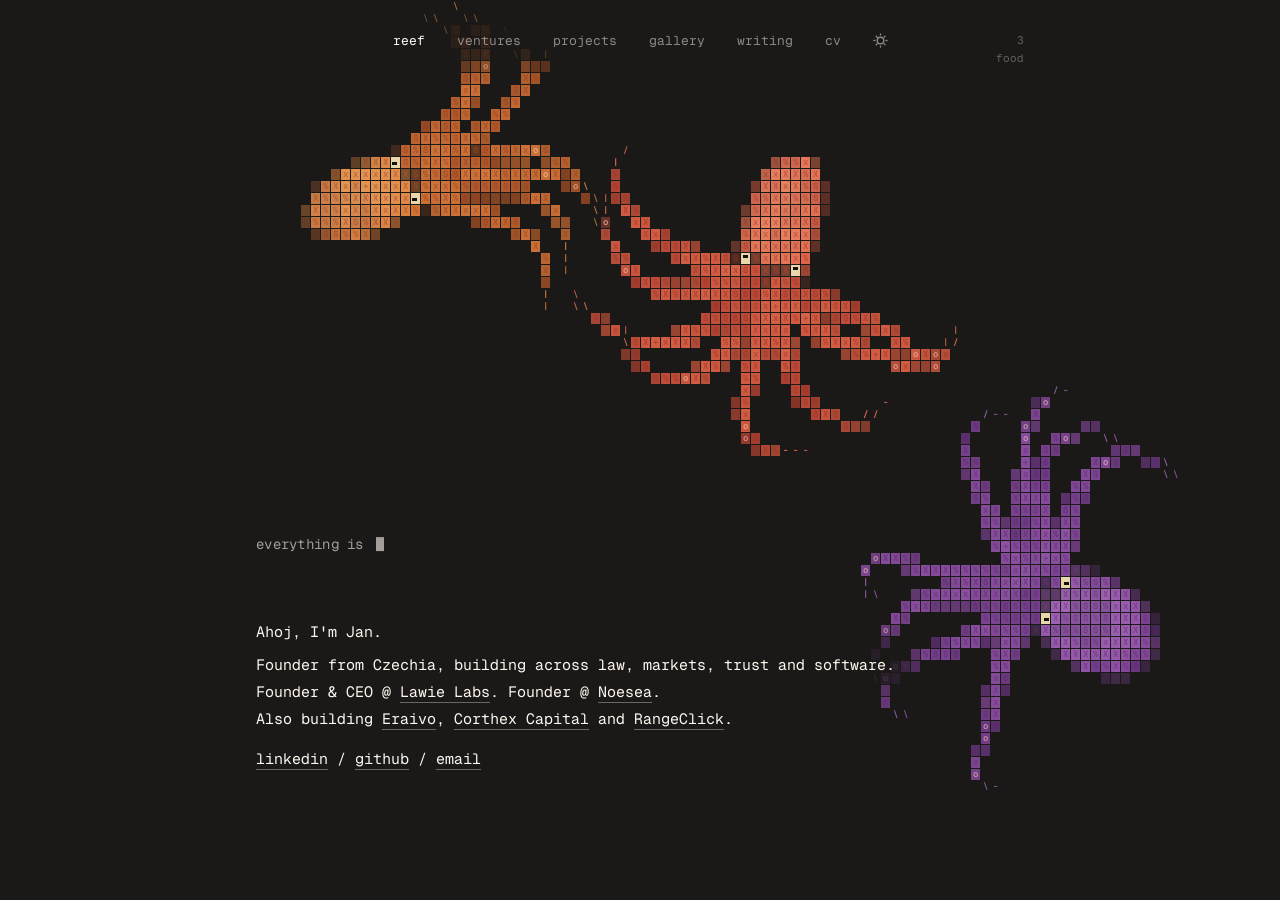
<file: index.html>
<!doctype html>
<html lang="en" class="dark">
<head>
<meta charset="utf-8">
<meta name="viewport" content="width=device-width, initial-scale=1, viewport-fit=cover">
<title>Jan Formánek</title>
<meta name="description" content="Jan Formánek, founder from Czechia. Building Lawie Labs, Noesea, Eraivo and Corthex Capital across law, markets, trust and software infrastructure.">
<meta name="author" content="Jan Formánek">
<meta name="theme-color" content="#1a1917">
<meta property="og:type" content="profile">
<meta property="og:title" content="Jan Formánek">
<meta property="og:description" content="Founder from Czechia. Lawie Labs · Noesea · Eraivo · Corthex Capital.">
<meta property="og:image" content="og.png">
<meta property="og:image:width" content="1200">
<meta property="og:image:height" content="630">
<meta property="og:image:alt" content="Jan Formánek, with ASCII octopuses">
<meta name="twitter:card" content="summary_large_image">
<meta name="twitter:title" content="Jan Formánek">
<meta name="twitter:description" content="Founder from Czechia. Lawie Labs · Noesea · Eraivo · Corthex Capital.">
<meta name="twitter:image" content="og.png">
<link rel="icon" href="favicon.svg" type="image/svg+xml">
<link rel="icon" href="favicon-32.png" sizes="32x32" type="image/png">
<link rel="apple-touch-icon" href="apple-touch-icon.png">
<link rel="preload" href="assets/fonts/geist-mono-latin.woff2" as="font" type="font/woff2" crossorigin>
<link rel="stylesheet" href="assets/style.css">
<script>try{if(localStorage.getItem("jf:theme")==="light")document.documentElement.classList.remove("dark")}catch(e){}</script>
<script type="application/ld+json">
{
 "@context": "https://schema.org",
 "@type": "Person",
 "name": "Jan Formánek",
 "jobTitle": "Founder & CEO",
 "address": {
  "@type": "PostalAddress",
  "addressCountry": "CZ"
 },
 "email": "mailto:ceo@lawielabs.com",
 "worksFor": [
  {
   "@type": "Organization",
   "name": "Lawie Labs",
   "url": "https://lawielabs.com/en"
  },
  {
   "@type": "Organization",
   "name": "Noesea",
   "url": "https://noesea.com/"
  },
  {
   "@type": "Organization",
   "name": "Eraivo",
   "url": "https://www.eraivo.com/"
  },
  {
   "@type": "Organization",
   "name": "Corthex Capital",
   "url": "https://corthexcapital.com"
  }
 ],
 "sameAs": [
  "https://www.linkedin.com/in/formanekfounder",
  "https://github.com/john-formanek-code",
  "https://x.com/0xjohnfx",
  "https://lawielabs.com/en/about/founder",
  "https://noesea.com/protocol/founder"
 ]
}
</script>
</head>
<body>
<a class="skip" href="#main">skip to content</a>
<canvas id="reef" aria-hidden="true"></canvas>

<nav class="nav" data-avoid aria-label="Main">
  <a href="#/" data-route="/">reef</a>
  <a href="#/ventures" data-route="/ventures">ventures</a>
  <a href="#/projects" data-route="/projects">projects</a>
  <a href="#/gallery" data-route="/gallery">gallery</a>
  <a href="#/writing" data-route="/writing">writing</a>
  <a href="#/cv" data-route="/cv">cv</a>
  <span class="nav-theme"><button type="button" class="theme-toggle" aria-label="Toggle light and dark"></button></span>
</nav>

<header class="mhead">
  <a href="#/" class="mhead-name">Jan Formánek</a>
  <button type="button" class="mhead-menu" aria-label="Menu" aria-expanded="false" aria-controls="mpanel"><svg width="14" height="14" viewBox="0 0 14 14" fill="currentColor" aria-hidden="true"><circle cx="3" cy="3" r="1.4"/><circle cx="11" cy="3" r="1.4"/><circle cx="3" cy="11" r="1.4"/><circle cx="11" cy="11" r="1.4"/></svg></button>
  <div class="mhead-panel" id="mpanel">
  <a href="#/" data-route="/">reef</a>
  <a href="#/ventures" data-route="/ventures">ventures</a>
  <a href="#/projects" data-route="/projects">projects</a>
  <a href="#/gallery" data-route="/gallery">gallery</a>
  <a href="#/writing" data-route="/writing">writing</a>
  <a href="#/cv" data-route="/cv">cv</a>
    <button type="button" class="theme-toggle" aria-label="Toggle light and dark"></button>
  </div>
</header>

<div class="counter" aria-hidden="true"><div class="c-octo">4</div><div class="c-food">food</div></div>

<main id="main" tabindex="-1">
<section class="page" data-page="/">
  <blockquote class="quote" data-avoid><span class="tw" data-lines="everything is a claim,|until it survives a challenge"></span><span class="caret" aria-hidden="true"></span></blockquote>
  <div class="prose" data-avoid>
    <h1>Ahoj, I'm Jan.</h1>
    <p>Founder from Czechia, building across law, markets, trust and software.</p>
    <p>Founder &amp; CEO @ <a href="#/ventures/lawie">Lawie Labs</a>. Founder @ <a href="#/ventures/noesea">Noesea</a>.</p>
    <p>Also building <a href="#/ventures/eraivo">Eraivo</a>, <a href="#/ventures/corthex">Corthex Capital</a> and <a href="#/ventures/rangeclick">RangeClick</a>.</p>
    <p class="links"><a href="https://www.linkedin.com/in/formanekfounder" rel="me noopener">linkedin</a> / <a href="https://github.com/john-formanek-code" rel="me noopener">github</a> / <a href="mailto:ceo@lawielabs.com">email</a></p>
  </div>
</section>

<section class="page page-ventures" data-page="/ventures" hidden>
  <h1 class="sr">Ventures</h1>
  <ul class="cards" data-noclick>
    <li><a class="card" href="#/ventures/lawie">
      <span class="card-art"><canvas class="mini" data-skin="gold" data-noclick role="img" aria-label="Lawie Labs: one live ASCII octopus"></canvas><span class="mark">lawie labs</span></span>
      <span class="cap"><span class="cap-name">Lawie Labs</span><span class="cap-year">Nov 2025</span></span>
      <span class="cap-tag">Where legal work becomes leverage.</span>
    </a></li>
    <li><a class="card" href="#/ventures/noesea">
      <span class="card-art"><canvas class="mini" data-skin="teal" data-noclick role="img" aria-label="Noesea: one live ASCII octopus"></canvas><span class="mark">noesea</span></span>
      <span class="cap"><span class="cap-name">Noesea</span><span class="cap-year">Jan 2026</span></span>
      <span class="cap-tag">Proof infrastructure for digital claims.</span>
    </a></li>
    <li><a class="card" href="#/ventures/eraivo">
      <span class="card-art"><canvas class="mini" data-skin="lavender" data-noclick role="img" aria-label="Eraivo: one live ASCII octopus"></canvas><span class="mark">eraivo</span></span>
      <span class="cap"><span class="cap-name">Eraivo</span><span class="cap-year">Mar 2025</span></span>
      <span class="cap-tag">Give agents buying power.</span>
    </a></li>
    <li><a class="card" href="#/ventures/corthex">
      <span class="card-art"><canvas class="mini" data-skin="steel" data-noclick role="img" aria-label="Corthex Capital: one live ASCII octopus"></canvas><span class="mark">corthex</span></span>
      <span class="cap"><span class="cap-name">Corthex Capital</span><span class="cap-year">Apr 2025</span></span>
      <span class="cap-tag">Global markets. Emerging technology. Digital assets.</span>
    </a></li>
    <li><a class="card" href="#/ventures/rangeclick">
      <span class="card-art"><canvas class="mini" data-skin="orange" data-noclick role="img" aria-label="RangeClick: one live ASCII octopus"></canvas><span class="mark">rangeclick</span></span>
      <span class="cap"><span class="cap-name">RangeClick</span><span class="cap-year">Feb 2026</span></span>
      <span class="cap-tag">A provably fair game on the live Bitcoin price.</span>
    </a></li>
  </ul>
</section>

<section class="page" data-page="/ventures/lawie" data-skin="gold" hidden>
  <blockquote class="quote" data-avoid><span class="tw" data-lines="execution,|not advice."></span><span class="caret" aria-hidden="true"></span></blockquote>
  <div class="prose" data-avoid>
    <p class="kicker">founder &amp; ceo · since nov 2025</p>
    <h1>Lawie Labs</h1>
    <p>Lawie is agent-first legal execution infrastructure for companies, law firms and high-stakes legal workflows.</p>
    <p>It exists to move legal AI from plausible text to defensible work: source-grounded reasoning, controlled tool use, human approval gates and durable audit records.</p>
    <ul class="facts">
      <li><span>b2b/b2g</span><span>Hybrid Threat Defense: OSINT/FIMI, procurement and ownership networks turned into temporal campaign maps and reviewable assessments</span></li>
      <li><span>b2c</span><span>Civic Guard: citizen-submitted evidence, incident mapping, independently reviewed public findings, walled off from restricted intel</span></li>
      <li><span>b2b</span><span>Legal-entity digital twins: effective-dated ownership, statutory obligations, scenario analysis of regulatory change</span></li>
    </ul>
    <p class="fine">65 specialist agents · twelve front-line specialists · Civic Guard, the open public-interest product</p>
    <p class="links"><a href="https://lawielabs.com/en" rel="noopener">lawielabs.com</a> / <a href="#/ventures">ventures</a></p>
  </div>
</section>

<section class="page" data-page="/ventures/noesea" data-skin="teal" hidden>
  <blockquote class="quote" data-avoid><span class="tw" data-lines="protocol infrastructure,|not a conventional software company."></span><span class="caret" aria-hidden="true"></span></blockquote>
  <div class="prose" data-avoid>
    <p class="kicker">founder &amp; protocol architect · since jan 2026</p>
    <h1>Noesea</h1>
    <p>Noesea is a proof infrastructure protocol for digital claims, provenance, verification and evidence records.</p>
    <p>Five layers: claim registry, evidence records, review logic, participant controls, verification outputs.</p>
    <ul class="facts">
      <li><span>truth layer</span><span>immutable evidence and provenance, competing interpretations, challenges, appeals; evidence integrity kept apart from claims of truth</span></li>
      <li><span>consensus</span><span>bonded jurors, commit-reveal voting, multi-round disputes, collusion resistance, stake-based incentives</span></li>
      <li><span>constitution</span><span>hard limits on governance powers, append-only corrections, independently replayable decisions</span></li>
    </ul>
    <p class="fine">Pre-launch. No token sale, exchange listing, or promise of profit implied.</p>
    <p class="links"><a href="https://noesea.com/" rel="noopener">noesea.com</a> / <a href="#/ventures">ventures</a></p>
  </div>
</section>

<section class="page" data-page="/ventures/eraivo" data-skin="lavender" hidden>
  <blockquote class="quote" data-avoid><span class="tw" data-lines="the policy path|is the product."></span><span class="caret" aria-hidden="true"></span></blockquote>
  <div class="prose" data-avoid>
    <p class="kicker">founder · since mar 2025</p>
    <h1>Eraivo</h1>
    <p>Governed accounts for payments, escrow, settlement, approvals, risk checks, reputation and audit trails. One programmable control plane between an agent and real money.</p>
    <p>Every request comes back allowed, approval required, or rejected, with the policy decision and evidence attached.</p>
    <ul class="facts">
      <li><span>control plane</span><span>multi-wallet execution and treasury orchestration for autonomous software</span></li>
      <li><span>mandates</span><span>delegated authority, capital allocation, policy-gated transactions, approvals, settlement</span></li>
      <li><span>model</span><span>enterprise software that monetizes control and assurance, not the payment rails</span></li>
    </ul>
    <p class="links"><a href="https://www.eraivo.com/" rel="noopener">eraivo.com</a> / <a href="#/ventures">ventures</a></p>
  </div>
</section>

<section class="page" data-page="/ventures/corthex" data-skin="steel" hidden>
  <blockquote class="quote" data-avoid><span class="tw" data-lines="research first.|risk frames every decision."></span><span class="caret" aria-hidden="true"></span></blockquote>
  <div class="prose" data-avoid>
    <p class="kicker">founder · since apr 2025</p>
    <h1>Corthex Capital</h1>
    <p>A global markets company focused on emerging technology, digital assets and disciplined, risk-driven research.</p>
    <ul class="facts">
      <li><span>thesis</span><span>capacity-constrained DEX and smaller-cap markets, where fragmentation and liquidity friction beat scale</span></li>
      <li><span>stack</span><span>Rust and Python research-to-execution: market data, DEX microstructure, simulation</span></li>
      <li><span>discipline</span><span>point-in-time validation, execution-cost modeling, independent risk controls</span></li>
    </ul>
    <p class="fine">Corthex Capital makes no performance claims and does not promise returns.</p>
    <p class="links"><a href="https://corthexcapital.com" rel="noopener">corthexcapital.com</a> / <a href="#/ventures">ventures</a></p>
  </div>
</section>

<section class="page" data-page="/ventures/rangeclick" data-skin="orange" hidden>
  <blockquote class="quote" data-avoid><span class="tw" data-lines="click a block,|beat the clock."></span><span class="caret" aria-hidden="true"></span></blockquote>
  <div class="prose" data-avoid>
    <p class="kicker">founder · since feb 2026</p>
    <h1>RangeClick</h1>
    <p>A game on the live Bitcoin price. Click a price block on the ladder. If the Hyperliquid BTC mark touches it before the 30-second clock runs out, the bet pays its multiplier.</p>
    <p>Every accepted bet gets an Ed25519-signed receipt of its terms, so players can check the game without taking the operator's word for it.</p>
    <ul class="facts">
      <li><span>game</span><span>price ladder beside a 1-second BTC chart; touch or pierce the block within 30, 45 or 60 seconds; 5% edge inside the multiplier</span></li>
      <li><span>fairness</span><span>signed receipts at accept, a per-bet trace from quote to settlement, ledger integrity checks</span></li>
      <li><span>real mode</span><span>non-custodial RangeVault on Base and Arbitrum Sepolia; the server cannot withdraw player funds or change signed terms</span></li>
    </ul>
    <p class="fine">Closed beta. Paper money, $1,000 to start, no deposits. Real-money mode runs on testnets only.</p>
    <p class="links"><a href="#/ventures">ventures</a></p>
  </div>
</section>

<section class="page" data-page="/projects/openedge" data-skin="orange" hidden>
  <blockquote class="quote" data-avoid><span class="tw" data-lines="monitor the world,|predict it more precisely."></span><span class="caret" aria-hidden="true"></span></blockquote>
  <div class="prose" data-avoid>
    <p class="kicker">typescript · feb 2026</p>
    <h1>OpenEdge</h1>
    <p>A trading terminal and workflow engine for high-conviction traders and small teams. It sits between raw market data and execution: write the hypothesis, follow the rules, review how the trade was actually executed.</p>
    <ul class="facts">
      <li><span>tape</span><span>live quotes and breaking news from Yahoo Finance, CNBC and CoinGecko, next to a synced TradingView chart grid</span></li>
      <li><span>guardrails</span><span>rules that flag FOMO, revenge trading and drift; hypotheses tracked from plan to review</span></li>
      <li><span>stack</span><span>Next.js 15, React 19, Drizzle ORM on libSQL, Tailwind, Framer Motion</span></li>
    </ul>
    <p class="links"><a href="https://github.com/john-formanek-code/OpenEdge" rel="noopener">github</a> / <a href="https://openedge.vercel.app/" rel="noopener">live</a> / <a href="#/projects">projects</a></p>
  </div>
</section>

<section class="page" data-page="/projects/snake" data-skin="teal" hidden>
  <blockquote class="quote" data-avoid><span class="tw" data-lines="same game,|many minds."></span><span class="caret" aria-hidden="true"></span></blockquote>
  <div class="prose" data-avoid>
    <p class="kicker">python · typescript · dec 2025</p>
    <h1>AI Snake Lab</h1>
    <p>A playground for comparing AI algorithms on one simple game. A Python engine runs the agents; a Next.js dashboard shows live what each one sees and decides, with survival and food efficiency side by side.</p>
    <ul class="facts">
      <li><span>classical</span><span>A*, BFS, DFS, Hamiltonian cycle, hand-written heuristics</span></li>
      <li><span>learning</span><span>DQN with experience replay, PPO, A2C, NEAT, MCTS, a CNN agent that reads the grid as pixels</span></li>
      <li><span>stack</span><span>Python, PyTorch, Pygame · Next.js 14, Recharts, Socket.io</span></li>
    </ul>
    <p class="links"><a href="https://github.com/john-formanek-code/AI-snake-lab" rel="noopener">github</a> / <a href="#/projects">projects</a></p>
  </div>
</section>

<section class="page" data-page="/projects/poker" data-skin="coral" hidden>
  <blockquote class="quote" data-avoid><span class="tw" data-lines="two engines,|one table."></span><span class="caret" aria-hidden="true"></span></blockquote>
  <div class="prose" data-avoid>
    <p class="kicker">python · c++ · apr 2026</p>
    <h1>Poker Lab</h1>
    <p>A desktop card-games suite: a C++ blackjack engine and a Texas Hold'em environment, unified under one custom PySide6 interface.</p>
    <ul class="facts">
      <li><span>blackjack</span><span>Libre Blackjack, a fast C++ engine with strategy support, built with make</span></li>
      <li><span>poker</span><span>Neuron Poker, a Hold'em environment on OpenAI Gym</span></li>
      <li><span>ui</span><span>PySide6 window with sidebar navigation and a QPainter-drawn poker table</span></li>
    </ul>
    <p class="fine">Engines by Jeremy Theler (Libre Blackjack) and Dick Reuter (Neuron Poker).</p>
    <p class="links"><a href="https://github.com/john-formanek-code/poker-lab" rel="noopener">github</a> / <a href="#/projects">projects</a></p>
  </div>
</section>

<section class="page" data-page="/projects/cscookbook" data-skin="gold" hidden>
  <blockquote class="quote" data-avoid><span class="tw" data-lines="coursework,|kept where it can be found."></span><span class="caret" aria-hidden="true"></span></blockquote>
  <div class="prose" data-avoid>
    <p class="kicker">java · php · js · sql · vba · 2023</p>
    <h1>csCookbook</h1>
    <p>Everything from SSPŠ Jihlava, sorted by subject instead of by year, so a topic can be found again in seconds.</p>
    <ul class="facts">
      <li><span>code</span><span>Java in fifteen topics up to SQL, PHP forms, cookies and sessions, JS/PWA apps with a database and a weather API</span></li>
      <li><span>systems</span><span>computer networks, hardware, OS installation and system administration</span></li>
      <li><span>office</span><span>Excel and VBA macros, Access databases</span></li>
    </ul>
    <p class="fine">Teacher repositories are linked as submodules. My own work lives in my-work/.</p>
    <p class="links"><a href="https://github.com/john-formanek-code/csCookbook" rel="noopener">github</a> / <a href="#/projects">projects</a></p>
  </div>
</section>

<section class="page" data-page="/projects/rsa-sha" data-skin="steel" hidden>
  <blockquote class="quote" data-avoid><span class="tw" data-lines="encrypt for b,|sign as a."></span><span class="caret" aria-hidden="true"></span></blockquote>
  <div class="prose" data-avoid>
    <p class="kicker">python · feb 2025</p>
    <h1>RSA-SHA</h1>
    <p>Public-key crypto between two parties. A encrypts a message with B's public key and signs it with its own private key, so only B can read it and B can prove it came from A.</p>
    <ul class="facts">
      <li><span>encryption</span><span>RSA with PKCS#1 OAEP</span></li>
      <li><span>signature</span><span>PKCS#1 v1.5 over a SHA-256 hash</span></li>
      <li><span>library</span><span>PyCryptodome; keys generated per party and stored as PEM</span></li>
    </ul>
    <p class="links"><a href="https://github.com/john-formanek-code/RSA-SHA" rel="noopener">github</a> / <a href="#/projects">projects</a></p>
  </div>
</section>

<section class="page" data-page="/projects/starbase" data-skin="purple" hidden>
  <blockquote class="quote" data-avoid><span class="tw" data-lines="twelve pillars,|one command center."></span><span class="caret" aria-hidden="true"></span></blockquote>
  <div class="prose" data-avoid>
    <p class="kicker">typescript · docker · apr 2026</p>
    <h1>Starbase</h1>
    <p>A homelab operating system: twelve Docker Compose pillars and a React command center that starts and stops them. Without Docker it runs in demo mode, so every pillar can still be clicked through.</p>
    <ul class="facts">
      <li><span>pillars</span><span>identity, private cloud, network lab, cyber defense, automation, media, backup, DevOps, AI, observability, business</span></li>
      <li><span>inside</span><span>Portainer, Nextcloud, Pi-hole, WireGuard, Wazuh, Vaultwarden, Grafana, Prometheus, Loki, Authentik, Ollama</span></li>
      <li><span>control</span><span>React UI and Express API, one lab.sh entry point for every stack</span></li>
    </ul>
    <p class="links"><a href="https://github.com/john-formanek-code/starbase" rel="noopener">github</a> / <a href="#/projects">projects</a></p>
  </div>
</section>

<section class="page page-gallery" data-page="/gallery" hidden>
  <header class="g-head" data-avoid>
    <p class="g-kicker">quiet animals.</p>
    <div class="g-row"><h1>Octopus studies, drawn live in text.</h1><a href="#/">reef</a></div>
  </header>
  <div class="tiles">
    <figure class="tile tile-hover"><canvas class="mini" data-skin="coral" data-noclick role="img" aria-label="Octopus study: hover, mostly still, slowly breathing"></canvas>
      <figcaption><span>Hover</span> <span class="dim">mostly still, slowly breathing · live · 2026</span></figcaption></figure>
    <figure class="tile tile-jet"><canvas class="mini" data-skin="purple" data-auto="jet" data-noclick role="img" aria-label="Octopus study: jet, contract, kick, glide"></canvas>
      <figcaption><span>Jet</span> <span class="dim">contract, kick, glide · live · 2026</span></figcaption></figure>
    <figure class="tile tile-ink"><canvas class="mini" data-skin="orange" data-auto="ink" data-noclick role="img" aria-label="Octopus study: ink, startled, gone"></canvas>
      <figcaption><span>Ink</span> <span class="dim">startled, gone · live · 2026</span></figcaption></figure>
    <figure class="tile tile-reach"><canvas class="mini" data-skin="salmon" data-auto="reach" data-noclick role="img" aria-label="Octopus study: reach, one arm, curious"></canvas>
      <figcaption><span>Reach</span> <span class="dim">one arm, curious · live · 2026</span></figcaption></figure>
    <figure class="tile tile-feed"><canvas class="mini" data-skin="teal" data-auto="feed" data-noclick role="img" aria-label="Octopus study: feeding, tip to mouth"></canvas>
      <figcaption><span>Feeding</span> <span class="dim">tip to mouth · live · 2026</span></figcaption></figure>
    <figure class="tile tile-pair"><canvas class="mini" data-skin="gold,lavender" data-count="2" data-noclick role="img" aria-label="Octopus study: pair, keeping a polite distance"></canvas>
      <figcaption><span>Pair</span> <span class="dim">keeping a polite distance · live · 2026</span></figcaption></figure>
  </div>
</section>

<section class="page page-writing" data-page="/writing" hidden>
  <h1 class="soon" data-avoid>soon.</h1>
</section>

<section class="page page-ventures" data-page="/projects" hidden>
  <h1 class="sr">Projects</h1>
  <ul class="cards" data-noclick>
    <li><a class="card" href="#/projects/openedge">
      <span class="card-art"><canvas class="mini" data-skin="orange" data-noclick role="img" aria-label="OpenEdge: one live ASCII octopus"></canvas><span class="mark">openedge</span></span>
      <span class="cap"><span class="cap-name">OpenEdge</span><span class="cap-year">Feb 2026</span></span>
      <span class="cap-tag">A trading terminal that holds you to your own rules.</span>
    </a></li>
    <li><a class="card" href="#/projects/snake">
      <span class="card-art"><canvas class="mini" data-skin="teal" data-noclick role="img" aria-label="AI Snake Lab: one live ASCII octopus"></canvas><span class="mark">snake ai lab</span></span>
      <span class="cap"><span class="cap-name">AI Snake Lab</span><span class="cap-year">Dec 2025</span></span>
      <span class="cap-tag">Classical search against reinforcement learning, on Snake.</span>
    </a></li>
    <li><a class="card" href="#/projects/poker">
      <span class="card-art"><canvas class="mini" data-skin="coral" data-noclick role="img" aria-label="Poker Lab: one live ASCII octopus"></canvas><span class="mark">poker lab</span></span>
      <span class="cap"><span class="cap-name">Poker Lab</span><span class="cap-year">Apr 2026</span></span>
      <span class="cap-tag">Blackjack and Hold'em engines behind one desktop app.</span>
    </a></li>
    <li><a class="card" href="#/projects/cscookbook">
      <span class="card-art"><canvas class="mini" data-skin="gold" data-noclick role="img" aria-label="csCookbook: one live ASCII octopus"></canvas><span class="mark">cscookbook</span></span>
      <span class="cap"><span class="cap-name">csCookbook</span><span class="cap-year">2023</span></span>
      <span class="cap-tag">IT school coursework, organized by subject.</span>
    </a></li>
    <li><a class="card" href="#/projects/rsa-sha">
      <span class="card-art"><canvas class="mini" data-skin="steel" data-noclick role="img" aria-label="RSA-SHA: one live ASCII octopus"></canvas><span class="mark">rsa-sha</span></span>
      <span class="cap"><span class="cap-name">RSA-SHA</span><span class="cap-year">Feb 2025</span></span>
      <span class="cap-tag">Encrypt for one party, sign as another.</span>
    </a></li>
    <li><a class="card" href="#/projects/starbase">
      <span class="card-art"><canvas class="mini" data-skin="purple" data-noclick role="img" aria-label="Starbase: one live ASCII octopus"></canvas><span class="mark">starbase</span></span>
      <span class="cap"><span class="cap-name">Starbase</span><span class="cap-year">Apr 2026</span></span>
      <span class="cap-tag">A homelab operating system with one command center.</span>
    </a></li>
  </ul>
</section>

<section class="page page-list" data-page="/cv" hidden>
  <div class="l-head" data-avoid>
    <p class="kicker">cv</p>
    <h1>Jan Formánek</h1>
    <p class="l-sub">Technology founder &amp; CEO. Software and AI systems architect. Independent trader. Czechia.</p>
    <a class="dl" href="Jan_Formanek_CV.pdf" download="Jan_Formanek_CV.pdf"><svg width="14" height="14" viewBox="0 0 14 14" fill="none" stroke="currentColor" stroke-width="1.3" aria-hidden="true"><path d="M7 1.5v8M3.5 6.5 7 10l3.5-3.5M2 12.5h10"/></svg><span>Download CV</span><span class="dl-meta">pdf · 2 pages</span></a>
  </div>
  <div class="cv" data-avoid>
    <section class="cv-sec"><h2>Experience</h2>
      <div class="cv-item"><span class="cv-t"><a href="#/ventures/lawie">Lawie Labs</a></span><span class="cv-d">Nov 2025 – now</span><span class="cv-r">Founder &amp; CEO</span><span class="cv-p">Hybrid threat defense, civic intelligence and legal-entity digital twins.</span></div>
      <div class="cv-item"><span class="cv-t"><a href="#/ventures/noesea">Noesea</a></span><span class="cv-d">Jan 2026 – now</span><span class="cv-r">Founder &amp; Protocol Architect</span><span class="cv-p">Dispute protocol: bonded jurors, commit-reveal voting, replayable decisions.</span></div>
      <div class="cv-item"><span class="cv-t"><a href="#/ventures/corthex">Corthex Capital</a></span><span class="cv-d">Apr 2025 – now</span><span class="cv-r">Founder &amp; CEO</span><span class="cv-p">Rust/Python DEX research with point-in-time validation and independent risk controls.</span></div>
      <div class="cv-item"><span class="cv-t"><a href="#/ventures/eraivo">Eraivo</a></span><span class="cv-d">Mar 2025 – now</span><span class="cv-r">Founder &amp; CEO</span><span class="cv-p">Policy-gated treasury and multi-wallet execution for autonomous software.</span></div>
      <div class="cv-item"><span class="cv-t"><a href="https://x.com/0xjohnfx">johnFX</a></span><span class="cv-d">ongoing</span><span class="cv-r">Independent Trader</span><span class="cv-p">Crypto derivatives and macro: volume profile, CVD, funding, open interest. Scenarios published with invalidation levels.</span></div>
    </section>
    <section class="cv-sec"><h2>Security</h2>
      <div class="cv-item"><span class="cv-t">Cyber Verification Program</span><span class="cv-d">Anthropic</span><span class="cv-r">Defense Access</span><span class="cv-p">Approved, with active Claude Mythos access for authorized defensive code research.</span></div>
      <div class="cv-item"><span class="cv-t">White-box assessments</span><span class="cv-d">Strix + Venice AI</span><span class="cv-p">Local source analysis and reproducible triage. Lawie PR #302 hardened service-JWT identity binding, MFA rate limits and secret handling.</span></div>
    </section>
    <section class="cv-sec"><h2>Engineering</h2>
      <div class="cv-item"><span class="cv-t">AI-assisted development</span><span class="cv-d">4 ventures</span><span class="cv-p">Subsystem ownership per agent, concurrent Git worktrees, PRs reconciled against one canonical main.</span></div>
      <div class="cv-item"><span class="cv-t">CI &amp; infrastructure</span><span class="cv-d">self-hosted</span><span class="cv-p">Linux runners and containerized validation for Rust, Solidity, TypeScript and PostgreSQL.</span></div>
    </section>
    <section class="cv-sec"><h2>Skills</h2>
      <div class="cv-skill"><span class="cv-sl">languages</span><span class="chips"><span>Rust</span><span>Python</span><span>TypeScript</span><span>Java</span><span>SQL</span><span>Solidity</span></span></div>
      <div class="cv-skill"><span class="cv-sl">web &amp; data</span><span class="chips"><span>Node.js</span><span>Next.js</span><span>PostgreSQL</span><span>Redis</span><span>ClickHouse</span></span></div>
      <div class="cv-skill"><span class="cv-sl">protocols</span><span class="chips"><span>EVM / Foundry</span><span>commit-reveal</span><span>staking &amp; slashing</span><span>DEX microstructure</span></span></div>
      <div class="cv-skill"><span class="cv-sl">infra</span><span class="chips"><span>Linux</span><span>Docker</span><span>Proxmox</span><span>CI/CD</span><span>VLANs</span><span>Cisco IOS</span></span></div>
      <div class="cv-skill"><span class="cv-sl">ai &amp; security</span><span class="chips"><span>MCP</span><span>agent orchestration</span><span>vulnerability triage</span><span>AuthN/AuthZ</span></span></div>
    </section>
    <section class="cv-sec"><h2>Education</h2>
      <div class="cv-item"><span class="cv-t">SSPŠ Jihlava</span><span class="cv-d">2023 – 2027</span><span class="cv-r">Information Technology</span><span class="cv-p">Software development, algorithms, databases, networking.</span></div>
    </section>
    <section class="cv-sec"><h2>Recognition</h2>
      <div class="cv-item"><span class="cv-t">Investománie</span><span class="cv-d">2025 – 2026</span><span class="cv-r">Semifinalist</span><span class="cv-p">Investment strategy competition.</span></div>
    </section>
    <section class="cv-sec"><h2>Languages</h2>
      <div class="cv-langs"><span><b>Czech</b><i>native</i></span><span><b>English</b><i>B2, Cambridge B2 First in preparation</i></span><span><b>German</b><i>basic</i></span></div>
    </section>
    <section class="cv-sec"><h2>Contact</h2>
      <p class="cv-contact"><a href="mailto:ceo@lawielabs.com">ceo@lawielabs.com</a> / <a href="https://www.linkedin.com/in/formanekfounder" rel="me noopener">linkedin</a> / <a href="https://github.com/john-formanek-code" rel="me noopener">github</a> / <a href="https://x.com/0xjohnfx" rel="me noopener">x</a></p>
    </section>
  </div>
</section>

<section class="page" data-page="404" hidden>
  <blockquote class="quote" data-avoid><span class="tw" data-lines="lost at sea."></span><span class="caret" aria-hidden="true"></span></blockquote>
  <div class="prose" data-avoid>
    <h1>404</h1>
    <p>Nothing lives at this address. Just one octopus.</p>
    <p class="links"><a href="./#/">back to the reef</a></p>
  </div>
</section>
</main>

<noscript><p class="nojs">Jan Formánek, founder from Czechia: Lawie Labs, Noesea, Eraivo, Corthex Capital, RangeClick. <a href="https://www.linkedin.com/in/formanekfounder">linkedin</a> · <a href="mailto:ceo@lawielabs.com">email</a></p></noscript>
<script src="assets/reef.js"></script>
<script src="assets/app.js"></script>
</body>
</html>
</file>
<file: assets/style.css>
@font-face{font-family:"Geist Mono";src:url(fonts/geist-mono-latin.woff2) format("woff2");font-weight:100 900;font-display:swap;unicode-range:U+0000-00FF,U+0131,U+0152-0153,U+02BB-02BC,U+02C6,U+02DA,U+02DC,U+0304,U+0308,U+0329,U+2000-206F,U+20AC,U+2122,U+2191,U+2193,U+2212,U+2215,U+FEFF,U+FFFD}
@font-face{font-family:"Geist Mono";src:url(fonts/geist-mono-latin-ext.woff2) format("woff2");font-weight:100 900;font-display:swap;unicode-range:U+0100-02BA,U+02BD-02C5,U+02C7-02CC,U+02CE-02D7,U+02DD-02FF,U+0304,U+0308,U+0329,U+1D00-1DBF,U+1E00-1E9F,U+1EF2-1EFF,U+2020,U+20A0-20AB,U+20AD-20C0,U+2113,U+2C60-2C7F,U+A720-A7FF}
:root{--bg:#f5f4f1;--fg:#262523;--mono:"Geist Mono",ui-monospace,SFMono-Regular,Menlo,monospace}
.dark{--bg:#1a1917;--fg:#fff7f0}
*{box-sizing:border-box}
html,body{margin:0;background:var(--bg);color:var(--fg);transition:background-color .2s,color .2s}
body{font-family:var(--mono);-webkit-font-smoothing:antialiased;min-height:100vh;min-height:100dvh}
#reef{position:fixed;inset:0;width:100vw;height:100vh;z-index:0;display:block;transition:opacity .5s}
.calm .counter{opacity:0;pointer-events:none}
a{color:inherit}
::selection{background:color-mix(in srgb,var(--fg) 20%,transparent)}

.nav{position:fixed;inset:0 0 auto 0;z-index:30;display:flex;justify-content:center;align-items:center;gap:32px;padding-top:32px;font-size:13px;pointer-events:none}
.nav>*{pointer-events:auto}
.nav a{text-decoration:none;opacity:.5;transition:opacity .15s}
.nav a:hover,.nav a[aria-current=page]{opacity:1}
.nav-theme{margin:-16px;padding:16px;display:flex}
.theme-toggle{all:unset;cursor:pointer;opacity:.5;display:flex;transition:opacity .15s}
.theme-toggle:hover,.theme-toggle:focus-visible{opacity:1}
.theme-toggle svg{width:15px;height:15px}
.counter{position:fixed;right:20vw;top:32px;z-index:20;font-size:11px;line-height:1.6;font-variant-numeric:tabular-nums;text-align:right;pointer-events:none}
.c-octo{opacity:.32}
.c-food{opacity:.32;transition:opacity .6s ease-out}
.c-food.flash{opacity:1;transition:none}

main{position:relative;z-index:10;pointer-events:none}
main a,main .prose,main .quote,main .cards,main .tiles,main .g-head{pointer-events:auto}
main:focus{outline:none}
.page{min-height:100vh;min-height:100dvh;display:flex;flex-direction:column;justify-content:flex-end;gap:40px;padding:128px 20vw}
.page[hidden]{display:none}
.quote{margin:0;font-size:14px;text-transform:lowercase;line-height:1.625;letter-spacing:.02em;opacity:.6;white-space:pre-line;min-height:3.25em}
.caret{display:inline-block;width:.55em;height:1em;background:currentColor;transform:translateY(.15em);margin-left:4px;animation:blink 1.05s steps(1) infinite}
@keyframes blink{50%{opacity:0}}
.prose{max-width:54rem;font-size:15px;line-height:max(22px,3vh)}
.prose h1,.prose p{margin:0;font-size:inherit;font-weight:inherit}
.prose .links{margin-top:1.5vh}
.prose a,.ventures a{text-decoration:underline;text-decoration-thickness:1px;text-underline-offset:5px;text-decoration-color:color-mix(in srgb,var(--fg) 35%,transparent);transition:text-decoration-color .15s}
.prose a:hover,.ventures a:hover{text-decoration-color:var(--fg)}

.x-unused{list-style:none;margin:0;padding:0;display:flex;flex-direction:column;gap:22px;max-width:54rem;font-size:15px;line-height:max(22px,3vh)}
.ventures .role{margin-left:14px;font-size:12px;opacity:.45}
.ventures p{margin:0;opacity:.7;font-size:14px}

.prose a:focus-visible,.nav a:focus-visible,.mhead a:focus-visible,.g-head a:focus-visible,.theme-toggle:focus-visible,.mhead-menu:focus-visible{outline:1px solid currentColor;outline-offset:4px;border-radius:2px}
.skip{position:fixed;left:16px;top:-60px;z-index:60;padding:8px 12px;background:var(--fg);color:var(--bg);font-size:12px;text-decoration:none;border-radius:6px}
.skip:focus{top:16px}
.sr{position:absolute;width:1px;height:1px;overflow:hidden;clip:rect(0 0 0 0);white-space:nowrap}
.page.in{animation:pagein .5s ease-out}
@keyframes pagein{from{opacity:0}to{opacity:1}}
.kicker{font-size:12px!important;opacity:.45;letter-spacing:.02em}
.kicker.gap{margin-top:2.2vh!important}
.prose .fine{font-size:12px;opacity:.5;margin-top:1vh;max-width:40rem}
.prose h1{margin-bottom:.6vh}
.nojs{position:relative;z-index:10;padding:128px 20vw;font-size:14px}

/* ventures: daoho-style carousel of live cards */
.page-ventures{justify-content:center;padding-left:0;padding-right:0}
.cards{list-style:none;margin:0;padding:0 20vw;display:flex;gap:12px;overflow-x:auto;scroll-padding:0 20vw;cursor:grab;scrollbar-width:none;overscroll-behavior-x:contain}
.cards::-webkit-scrollbar{display:none}
.cards li{flex:none;scroll-snap-align:start}
.card{display:block;text-decoration:none;width:min(58vw,836px,calc((100vh - 330px)*1.5));outline:none}
.card-art{position:relative;display:block;aspect-ratio:3/2;background:color-mix(in srgb,var(--fg) 4.5%,var(--bg));overflow:hidden;transition:background-color .2s}
.card:hover .card-art,.card:focus-visible .card-art{background:color-mix(in srgb,var(--fg) 7%,var(--bg))}
.card:focus-visible .card-art{outline:1px solid color-mix(in srgb,var(--fg) 60%,transparent);outline-offset:3px}
.card-art canvas,.tile canvas{position:absolute;inset:0;width:100%;height:100%;display:block}
.mark{position:absolute;left:clamp(18px,3vw,44px);top:clamp(18px,3vw,44px);font-size:clamp(15px,1.6vw,22px);letter-spacing:-.01em;opacity:.88;pointer-events:none}
.cap{display:block;margin-top:14px;font-size:14px}
.cap-year{margin-left:10px;font-size:12px;opacity:.45}
.cap-tag{display:block;margin-top:6px;font-size:13px;opacity:.6}

/* gallery: live octopus studies */
.page-gallery{justify-content:flex-start;padding:96px 11.5vw 96px;gap:56px}
.g-kicker{margin:0;font-size:12px;opacity:.55;letter-spacing:.02em}
.g-row{display:flex;justify-content:space-between;align-items:baseline;gap:24px;margin-top:14px}
.g-row h1{margin:0;font-size:14px;font-weight:inherit;opacity:.85}
.g-row a{font-size:12px;opacity:.7;text-underline-offset:5px;text-decoration-color:color-mix(in srgb,var(--fg) 35%,transparent)}
.tiles{columns:3;column-gap:12px}
.tile{margin:0 0 12px;break-inside:avoid}
.tile canvas{position:relative;height:auto;background:color-mix(in srgb,var(--fg) 4.5%,var(--bg))}
.tile-hover canvas{aspect-ratio:4/3}.tile-jet canvas{aspect-ratio:3/4}.tile-ink canvas{aspect-ratio:4/5}
.tile-reach canvas{aspect-ratio:1/1}.tile-feed canvas{aspect-ratio:4/3}.tile-pair canvas{aspect-ratio:4/3}
.tile figcaption{margin:8px 0 18px;font-size:12px}
.tile .dim{opacity:.45;margin-left:6px}

/* writing */
.page-writing{justify-content:center;align-items:center}
.soon{margin:0;font-size:14px;font-weight:inherit;opacity:.7}

.mhead{display:none}
@media (max-width:1023px){
  .nav,.counter{display:none}
  .mhead{display:flex;position:fixed;z-index:40;top:12px;left:12px;right:12px;height:50px;align-items:center;justify-content:space-between;padding:0 18px;border-radius:999px;
    background:color-mix(in srgb,var(--bg) 82%,var(--fg) 6%);backdrop-filter:blur(14px);-webkit-backdrop-filter:blur(14px);font-size:15px}
  .mhead-name{text-decoration:none}
  .mhead-menu{all:unset;cursor:pointer;opacity:.6;padding:8px;margin-right:-8px;display:flex}
  .mhead-panel{position:absolute;top:58px;right:0;display:none;flex-direction:column;gap:14px;padding:16px 20px;border-radius:14px;min-width:160px;
    background:color-mix(in srgb,var(--bg) 88%,var(--fg) 6%);backdrop-filter:blur(14px);font-size:14px}
  .mhead.open .mhead-panel{display:flex}
  .mhead-panel a{text-decoration:none;opacity:.55}
  .mhead-panel a[aria-current=page]{opacity:1}
  .page{padding:112px 24px 48px;gap:32px}
  .quote{font-size:13px}
  .prose{font-size:14px}
  .page-ventures{padding-left:0;padding-right:0;justify-content:center}
  .cards{padding:0 24px;scroll-padding:0 24px}
  .card{width:min(84vw,560px)}
  .page-gallery{padding:104px 24px 64px;gap:36px}
  .tiles{columns:2}
}
@media (max-width:620px){.tiles{columns:1}}
@media (max-height:720px) and (min-width:1024px){.page{gap:24px;padding-top:80px;padding-bottom:48px}}
@media (prefers-reduced-motion:reduce){.caret{animation:none}}
body[data-route=gallery] .nav{position:absolute}
html.octo-grab,html.octo-grab body{cursor:grab}
html.octo-grabbing,html.octo-grabbing *{cursor:grabbing!important;user-select:none}
@media (pointer:coarse){.cards{scroll-snap-type:x mandatory;cursor:auto}}
.cards.dragging,.cards.dragging *{cursor:grabbing!important;user-select:none}
.cards.dragging .card{pointer-events:none}
.card{-webkit-user-drag:none;user-select:none}

/* facts on venture pages */
.facts{list-style:none;margin:2.2vh 0 0;padding:0;display:grid;gap:10px;max-width:44rem;font-size:13px;line-height:1.55}
.facts li{display:grid;grid-template-columns:7.5rem 1fr;gap:16px}
.facts li span:first-child{opacity:.45}
.facts li span:last-child{opacity:.8}
/* list page: cv */
.page-list{justify-content:flex-start;gap:44px;padding:128px 20vw 96px}
.l-head h1{margin:6px 0 0;font-size:15px;font-weight:inherit}
.l-head .kicker{margin:0}
.l-sub{margin:8px 0 0;font-size:13px;opacity:.6;max-width:40rem;line-height:1.55}
@media (max-width:1023px){.page-list{padding:104px 24px 64px;gap:32px}}
@media (max-width:620px){
  .facts li{grid-template-columns:1fr;gap:2px}
}

/* cv download button */
.dl{display:inline-flex;align-items:center;gap:10px;margin-top:22px;padding:11px 18px 11px 15px;border:1px solid color-mix(in srgb,var(--fg) 22%,transparent);border-radius:999px;background:color-mix(in srgb,var(--fg) 4%,var(--bg));font-size:13px;text-decoration:none;transition:background-color .15s,border-color .15s}
.dl:hover{background:color-mix(in srgb,var(--fg) 9%,var(--bg));border-color:color-mix(in srgb,var(--fg) 40%,transparent)}
.dl:hover svg{transform:translateY(1px)}
.dl svg{transition:transform .15s;opacity:.8}
.dl-meta{font-size:11px;opacity:.45;padding-left:10px;border-left:1px solid color-mix(in srgb,var(--fg) 18%,transparent)}
.dl:focus-visible{outline:1px solid currentColor;outline-offset:3px}

/* cv body: classic resume sections */
.cv{max-width:54rem;display:flex;flex-direction:column;gap:44px;font-size:13px;line-height:1.6}
.cv-sec h2{margin:0 0 6px;padding-bottom:10px;border-bottom:1px solid color-mix(in srgb,var(--fg) 16%,transparent);font-size:11px;font-weight:inherit;letter-spacing:.14em;text-transform:uppercase;opacity:.5}
.cv-item{display:grid;grid-template-columns:1fr auto;column-gap:24px;padding:14px 0}
.cv-item+.cv-item{border-top:1px solid color-mix(in srgb,var(--fg) 6%,transparent)}
.cv-t{font-size:14px}
.cv-t a,.cv-contact a{text-decoration:underline;text-decoration-thickness:1px;text-underline-offset:5px;text-decoration-color:color-mix(in srgb,var(--fg) 30%,transparent)}
.cv-t a:hover,.cv-contact a:hover{text-decoration-color:var(--fg)}
.cv-d{font-size:12px;opacity:.5;white-space:nowrap;text-align:right;font-variant-numeric:tabular-nums}
.cv-r{grid-column:1/-1;font-size:12px;opacity:.5;margin-top:1px}
.cv-p{grid-column:1/-1;opacity:.82;margin-top:6px;max-width:44rem}
.cv-skill{display:grid;grid-template-columns:9rem 1fr;gap:6px 16px;align-items:baseline;padding:12px 0}
.cv-skill+.cv-skill{border-top:1px solid color-mix(in srgb,var(--fg) 6%,transparent)}
.cv-sl{font-size:12px;opacity:.5}
.chips{display:flex;flex-wrap:wrap;gap:6px}
.chips span{padding:2px 10px;border:1px solid color-mix(in srgb,var(--fg) 16%,transparent);border-radius:999px;font-size:12px;opacity:.85}
.cv-langs{display:flex;flex-wrap:wrap;gap:8px 28px;padding:14px 0}
.cv-langs b{font-weight:inherit;margin-right:8px}
.cv-langs i{font-style:normal;opacity:.55}
.cv-contact{margin:0;padding:14px 0}
@media (max-width:620px){
  .cv-skill{grid-template-columns:1fr}
  .cv{gap:36px}
}
</file>
